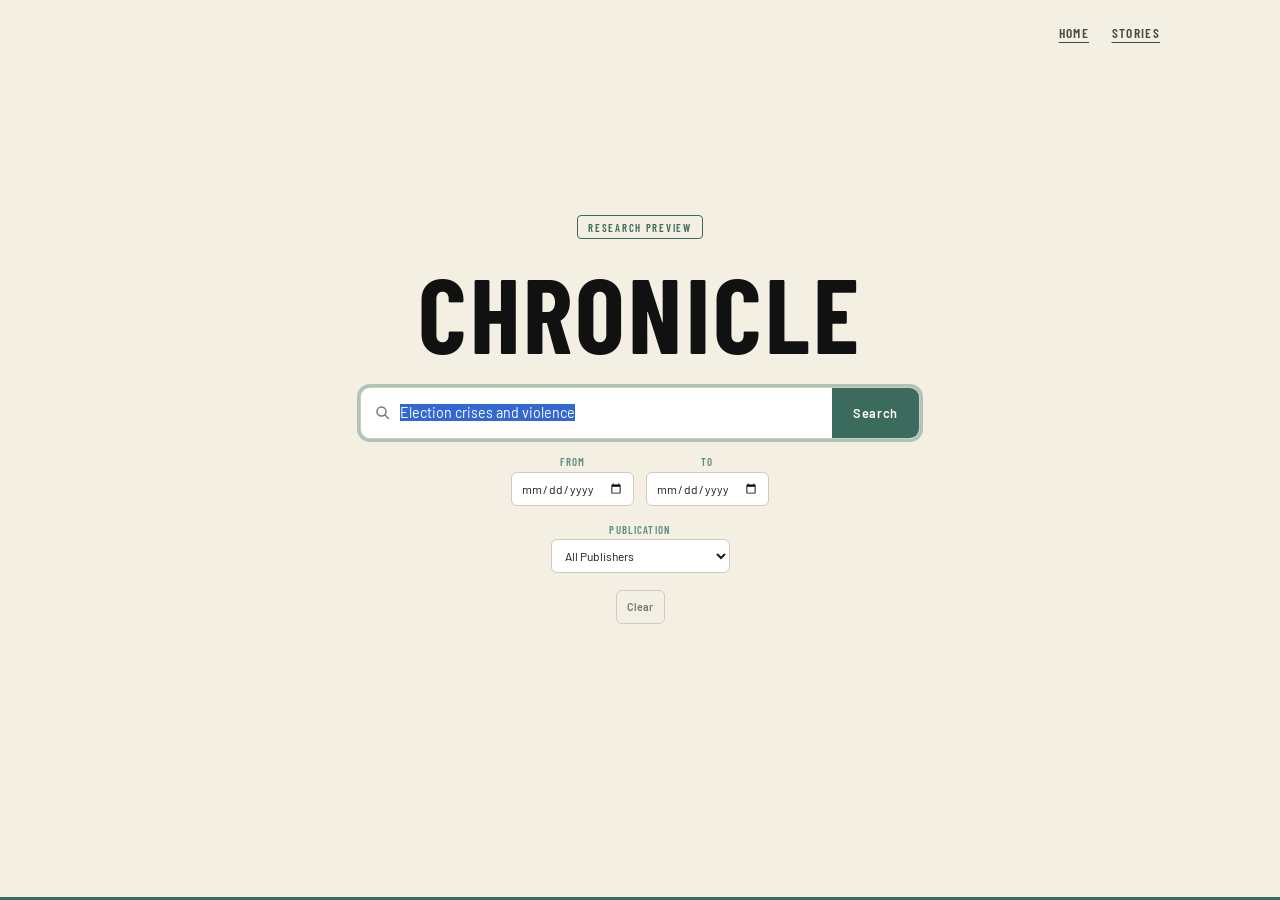
<file: frontend/index.html>
<!DOCTYPE html>
<html lang="en">
<head>
  <meta charset="UTF-8">
  <meta name="viewport" content="width=device-width, initial-scale=1.0">
  <title>Chronicle — Archivi.ng</title>
  <link rel="preconnect" href="https://fonts.googleapis.com">
  <link rel="preconnect" href="https://fonts.gstatic.com" crossorigin>
  <link href="https://fonts.googleapis.com/css2?family=Cormorant+Garamond:ital,wght@0,400;0,600;0,700;1,400;1,600&family=Barlow+Condensed:wght@600;700&family=Barlow:wght@400;500;600&display=swap" rel="stylesheet">
  <link rel="stylesheet" href="index.css">
  <link rel="stylesheet" href="mobile.css">
</head>
<body>

  <!-- All content is injected here by chronicle.js -->
  <div id="app"></div>
  <script src="chronicle.js"></script>
</body>
</html>
</file>
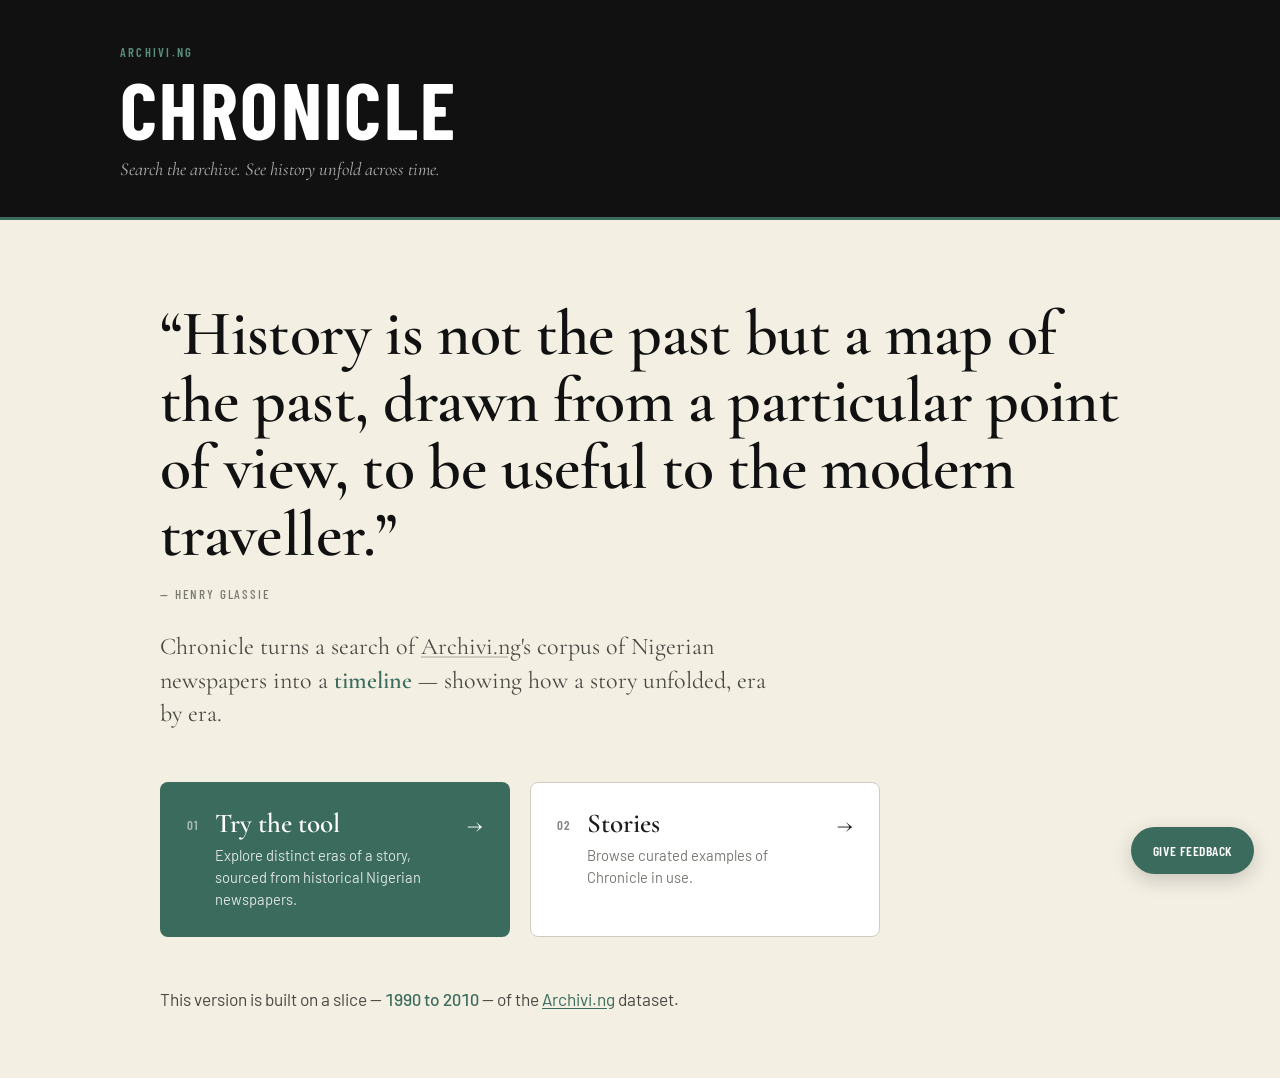
<file: frontend/landing.html>
<!DOCTYPE html>
<html lang="en">
<head>
  <meta charset="UTF-8" />
  <meta name="viewport" content="width=device-width, initial-scale=1.0" />
  <title>Chronicle — Archivi.ng</title>
  <meta name="description" content="Chronicle turns a search of the Archivi.ng newspaper archive into a chronological timeline. An Archivi.ng Fellowship tool, covering the Nigerian press." />

  <link rel="preconnect" href="https://fonts.googleapis.com" />
  <link rel="preconnect" href="https://fonts.gstatic.com" crossorigin />
  <link href="https://fonts.googleapis.com/css2?family=Cormorant+Garamond:ital,wght@0,400;0,500;0,600;0,700;1,400;1,600&family=Barlow+Condensed:wght@500;600;700&family=Barlow:wght@400;500;600&display=swap" rel="stylesheet" />
  <link rel="stylesheet" href="landing.css" />
</head>
<body>

  <!-- ── Masthead ─────────────────────────────────────────────
       ARCHIVI.NG  → the main archive site
       CHRONICLE   → home (this page), and the page's <h1> -->
  <header class="masthead">
    <div class="masthead-inner">
      <a class="eyebrow" href="https://archivi.ng">Archivi.ng</a>
      <h1 class="wordmark"><a href="landing.html" aria-label="Chronicle — home">Chronicle</a></h1>
      <p class="tagline">Search the archive. See history unfold across time.</p>
    </div>
  </header>

  <!-- ── Intro ──────────────────────────────────────────────── -->
  <main class="page">
    <section class="intro">
      <blockquote class="hero">
        &ldquo;History is not the past but a map of the past, drawn from a particular point of view, to be useful to the modern traveller.&rdquo;
        <cite class="glassie">&mdash; Henry Glassie</cite>
      </blockquote>
    </section>

    <p class="lede">Chronicle turns a search of <a href="https://archivi.ng">Archivi.ng</a>'s corpus of Nigerian newspapers into a 
        <strong>timeline</strong> &mdash; showing how a story unfolded, era by era.</p>

    <!-- ── Paths ──────────────────────────────────────────────── -->
    <nav class="paths" aria-label="Get started">
      <a class="path path-primary" href="index.html">
        <span class="path-num">01</span>
        <span class="path-text">
          <span class="path-title">Try the tool</span>
          <span class="path-sub">Explore distinct eras of a story, sourced from historical Nigerian newspapers.</span>
        </span>
        <span class="path-arrow" aria-hidden="true">&rarr;</span>
      </a>

      <a class="path path-secondary" href="stories.html">
        <span class="path-num">02</span>
        <span class="path-text">
          <span class="path-title">Stories</span>
          <span class="path-sub">Browse curated examples of Chronicle in use.</span>
        </span>
        <span class="path-arrow" aria-hidden="true">&rarr;</span>
      </a>
    </nav>


    <!-- ── Fine Print ──────────────────────────────────────────────── -->
    <div class="description">
      <p>This version is built on a slice &mdash; <strong>1990 to 2010</strong> &mdash; of the <a href="https://archivi.ng">Archivi.ng</a> dataset.</p>
    </div>
  </main>

  <!-- ── Floating feedback ──────────────────────────────────── -->
  <a class="feedback" href="https://docs.google.com/forms/d/e/1FAIpQLSfKuDplqruQvPAYWEeevKjy55mmnEMGSQaF9zdnZp-FJdz8BQ/viewform?">Give feedback</a>

</body>
</html>
</file>
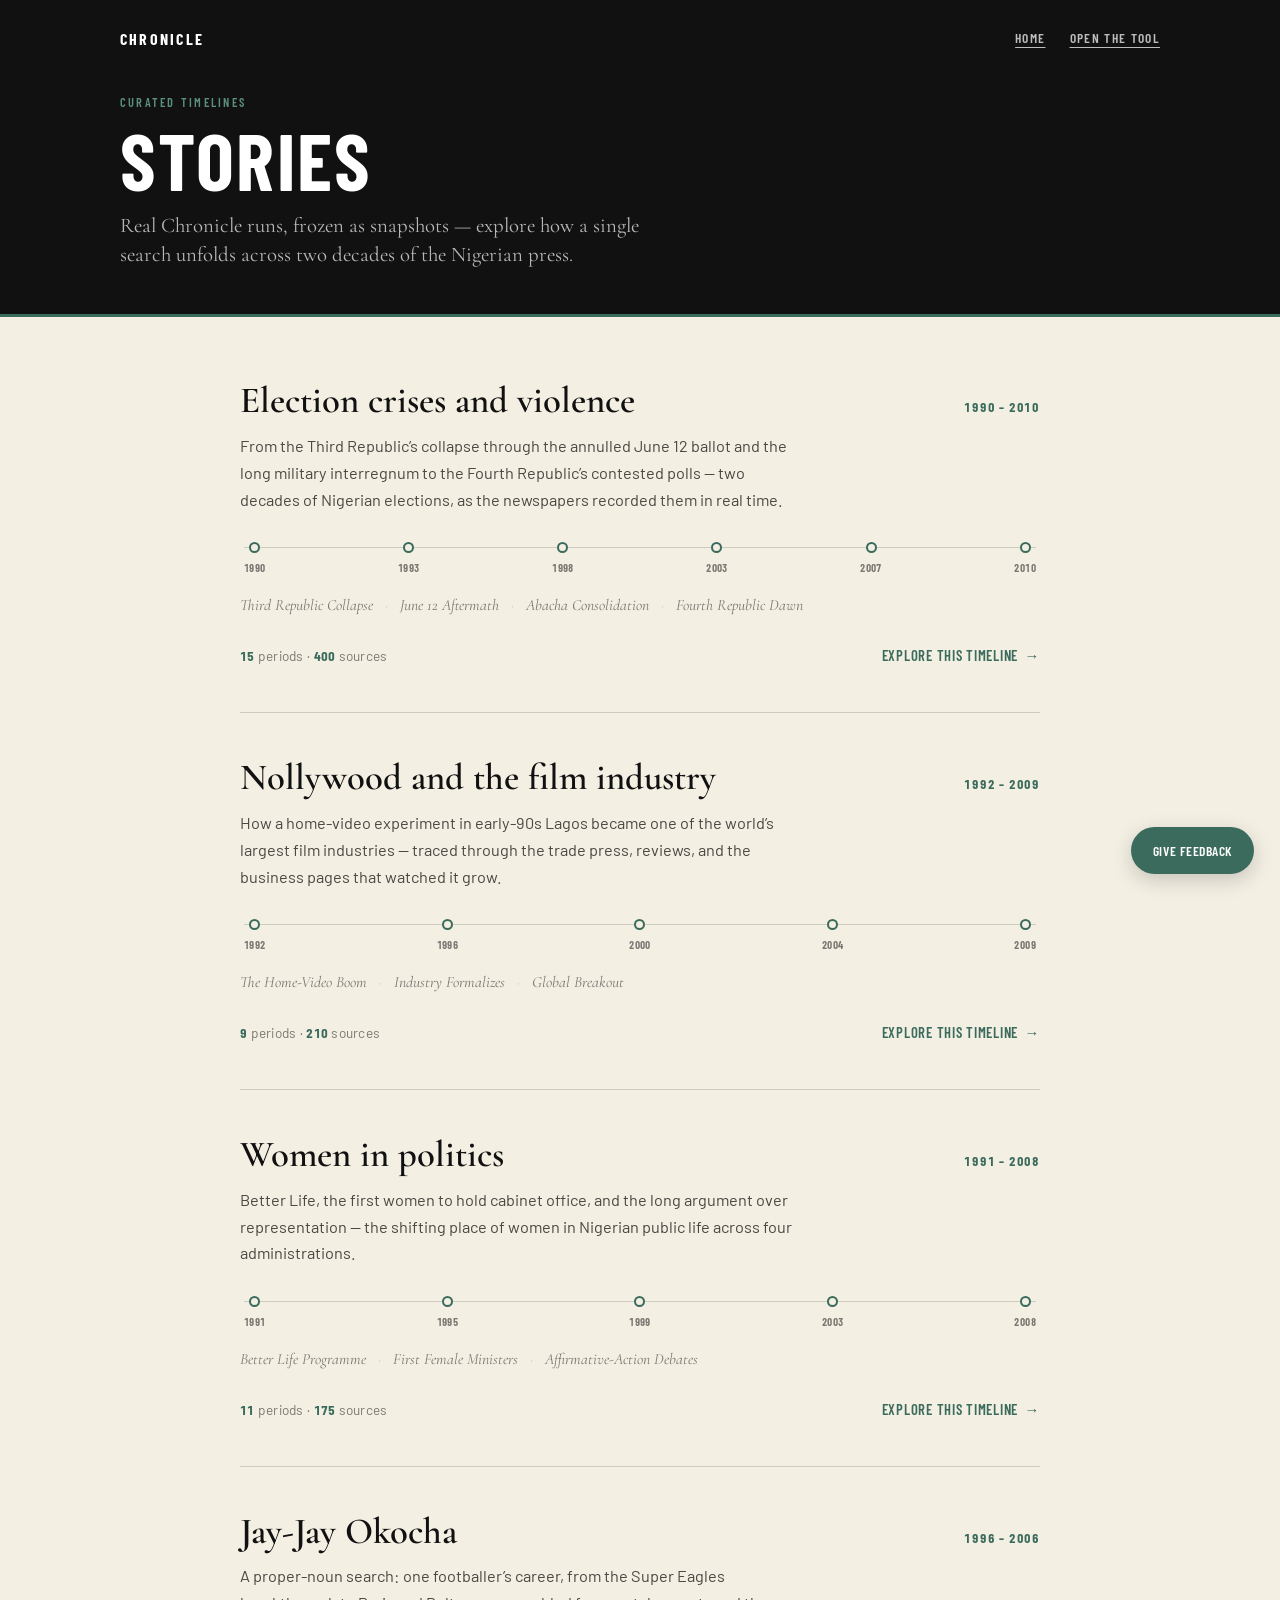
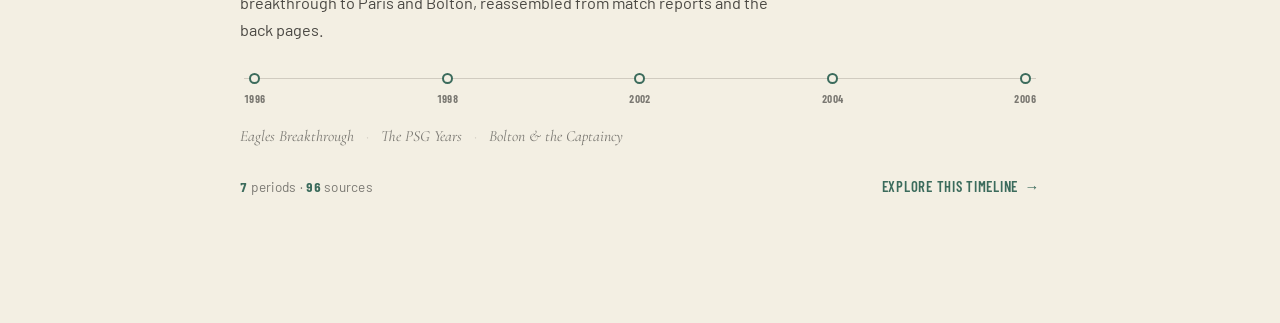
<file: frontend/stories.html>
<!DOCTYPE html>
<html lang="en">
<head>
  <meta charset="UTF-8" />
  <meta name="viewport" content="width=device-width, initial-scale=1.0" />
  <title>Stories — Chronicle</title>
  <meta name="description" content="Curated, frozen Chronicle timelines — real searches of the Archivi.ng archive, captured so you can explore how a story moved through the Nigerian press." />

  <link rel="preconnect" href="https://fonts.googleapis.com" />
  <link rel="preconnect" href="https://fonts.gstatic.com" crossorigin />
  <link href="https://fonts.googleapis.com/css2?family=Cormorant+Garamond:ital,wght@0,400;0,500;0,600;0,700;1,400;1,600&family=Barlow+Condensed:wght@500;600;700&family=Barlow:wght@400;500;600&display=swap" rel="stylesheet" />
  <link rel="stylesheet" href="stories.css" />
</head>
<body>

  <!-- ── Masthead ───────────────────────────────────────────── -->
  <header class="masthead">
    <div class="masthead-inner">
      <div class="masthead-bar">
        <a class="brand" href="landing.html">Chronicle</a>
        <nav class="masthead-nav" aria-label="Chronicle navigation">
          <a href="landing.html">Home</a>
          <a href="index.html">Open the tool</a>
        </nav>
      </div>

      <span class="eyebrow">Curated timelines</span>
      <h1 class="page-title">Stories</h1>
      <p class="page-sub">Real Chronicle runs, frozen as snapshots &mdash; explore how a single search unfolds across two decades of the Nigerian press.</p>
    </div>
  </header>

  <!-- ── Story list ─────────────────────────────────────────────
       Each <article> is one frozen run            -->
  <main class="page">

    <!-- 01 — flagship -->
    <article class="story">
      <div class="story-head">
        <h2 class="story-title"><a href="#election-crises-and-violence">Election crises and violence</a></h2>
        <span class="story-span">1990 &ndash; 2010</span>
      </div>
      <p class="story-blurb">From the Third Republic&rsquo;s collapse through the annulled June 12 ballot and the long military interregnum to the Fourth Republic&rsquo;s contested polls &mdash; two decades of Nigerian elections, as the newspapers recorded them in real time.</p>

      <div class="spark" aria-hidden="true">
        <span class="spark-node"><span class="spark-dot"></span><span class="spark-year">1990</span></span>
        <span class="spark-node"><span class="spark-dot"></span><span class="spark-year">1993</span></span>
        <span class="spark-node"><span class="spark-dot"></span><span class="spark-year">1998</span></span>
        <span class="spark-node"><span class="spark-dot"></span><span class="spark-year">2003</span></span>
        <span class="spark-node"><span class="spark-dot"></span><span class="spark-year">2007</span></span>
        <span class="spark-node"><span class="spark-dot"></span><span class="spark-year">2010</span></span>
      </div>
      <p class="story-eras">
        <span>Third Republic Collapse</span>
        <span>June 12 Aftermath</span>
        <span>Abacha Consolidation</span>
        <span>Fourth Republic Dawn</span>
      </p>

      <div class="story-foot">
        <span class="story-stats"><strong>15</strong> periods &middot; <strong>400</strong> sources</span>
        <a class="story-link" href="#election-crises-and-violence">Explore this timeline <span class="arrow" aria-hidden="true">&rarr;</span></a>
      </div>
    </article>

    <!-- 02 — industry / thematic -->
    <article class="story">
      <div class="story-head">
        <h2 class="story-title"><a href="#nollywood">Nollywood and the film industry</a></h2>
        <span class="story-span">1992 &ndash; 2009</span>
      </div>
      <p class="story-blurb">How a home-video experiment in early-90s Lagos became one of the world&rsquo;s largest film industries &mdash; traced through the trade press, reviews, and the business pages that watched it grow.</p>

      <div class="spark" aria-hidden="true">
        <span class="spark-node"><span class="spark-dot"></span><span class="spark-year">1992</span></span>
        <span class="spark-node"><span class="spark-dot"></span><span class="spark-year">1996</span></span>
        <span class="spark-node"><span class="spark-dot"></span><span class="spark-year">2000</span></span>
        <span class="spark-node"><span class="spark-dot"></span><span class="spark-year">2004</span></span>
        <span class="spark-node"><span class="spark-dot"></span><span class="spark-year">2009</span></span>
      </div>
      <p class="story-eras">
        <span>The Home-Video Boom</span>
        <span>Industry Formalizes</span>
        <span>Global Breakout</span>
      </p>

      <div class="story-foot">
        <span class="story-stats"><strong>9</strong> periods &middot; <strong>210</strong> sources</span>
        <a class="story-link" href="#nollywood">Explore this timeline <span class="arrow" aria-hidden="true">&rarr;</span></a>
      </div>
    </article>

    <!-- 03 — thematic / abstract -->
    <article class="story">
      <div class="story-head">
        <h2 class="story-title"><a href="#women-in-politics">Women in politics</a></h2>
        <span class="story-span">1991 &ndash; 2008</span>
      </div>
      <p class="story-blurb">Better Life, the first women to hold cabinet office, and the long argument over representation &mdash; the shifting place of women in Nigerian public life across four administrations.</p>

      <div class="spark" aria-hidden="true">
        <span class="spark-node"><span class="spark-dot"></span><span class="spark-year">1991</span></span>
        <span class="spark-node"><span class="spark-dot"></span><span class="spark-year">1995</span></span>
        <span class="spark-node"><span class="spark-dot"></span><span class="spark-year">1999</span></span>
        <span class="spark-node"><span class="spark-dot"></span><span class="spark-year">2003</span></span>
        <span class="spark-node"><span class="spark-dot"></span><span class="spark-year">2008</span></span>
      </div>
      <p class="story-eras">
        <span>Better Life Programme</span>
        <span>First Female Ministers</span>
        <span>Affirmative-Action Debates</span>
      </p>

      <div class="story-foot">
        <span class="story-stats"><strong>11</strong> periods &middot; <strong>175</strong> sources</span>
        <a class="story-link" href="#women-in-politics">Explore this timeline <span class="arrow" aria-hidden="true">&rarr;</span></a>
      </div>
    </article>

    <!-- 04 — proper-noun example (shows the tool isn't only for themes) -->
    <article class="story">
      <div class="story-head">
        <h2 class="story-title"><a href="#jay-jay-okocha">Jay-Jay Okocha</a></h2>
        <span class="story-span">1996 &ndash; 2006</span>
      </div>
      <p class="story-blurb">A proper-noun search: one footballer&rsquo;s career, from the Super Eagles breakthrough to Paris and Bolton, reassembled from match reports and the back pages.</p>

      <div class="spark" aria-hidden="true">
        <span class="spark-node"><span class="spark-dot"></span><span class="spark-year">1996</span></span>
        <span class="spark-node"><span class="spark-dot"></span><span class="spark-year">1998</span></span>
        <span class="spark-node"><span class="spark-dot"></span><span class="spark-year">2002</span></span>
        <span class="spark-node"><span class="spark-dot"></span><span class="spark-year">2004</span></span>
        <span class="spark-node"><span class="spark-dot"></span><span class="spark-year">2006</span></span>
      </div>
      <p class="story-eras">
        <span>Eagles Breakthrough</span>
        <span>The PSG Years</span>
        <span>Bolton &amp; the Captaincy</span>
      </p>

      <div class="story-foot">
        <span class="story-stats"><strong>7</strong> periods &middot; <strong>96</strong> sources</span>
        <a class="story-link" href="#jay-jay-okocha">Explore this timeline <span class="arrow" aria-hidden="true">&rarr;</span></a>
      </div>
    </article>

  </main>

  <!-- ── Floating feedback ──────────────────────────────────── -->
  <a class="feedback" href="https://docs.google.com/forms/d/e/1FAIpQLSfKuDplqruQvPAYWEeevKjy55mmnEMGSQaF9zdnZp-FJdz8BQ/viewform?">Give feedback</a>

</body>
</html>
</file>
<file: frontend/index.css>
/* ── RESET ── */
*, *::before, *::after { box-sizing: border-box; margin: 0; padding: 0; }

/* ── TOKENS ── */
:root {
  --cream:        #F3EFE3;
  --cream-dark:   #E8E3D4;
  --teal:         #3B6B5C;
  --teal-light:   #E4EDEA;
  --teal-mid:     #5A8F7D;
  --black:        #111111;
  --text:         #1C1C1A;
  --text-mid:     #4A4843;
  --text-muted:   #7A7872;
  --border:       #D0CBC0;
  --border-light: #E2DDD5;
  --white:        #FFFFFF;
  --tag-bg:       #E6E2DA;
  --tag-text:     #4A4843;

  --font-display: 'Barlow Condensed', sans-serif;
  --font-serif:   'Cormorant Garamond', Georgia, serif;
  --font-body:    'Barlow', system-ui, sans-serif;

  /* Timeline geometry — edit these to resize cards */
  --card-w:   200px;
  --card-h:   158px;
  --thumb-h:  0px;
  --stem-h:   28px;
  --dot-size: 12px;
  --half-h:   186px;  /* must equal --card-h + --stem-h */
  --slot-gap: 44px;

  --morph: 0.5s cubic-bezier(0.4, 0, 0.2, 1);
}

html {
  font-family: var(--font-body);
  background: var(--cream);
  color: var(--text);
  font-size: 15px;
}

/* ────────────────────────────────────────────────
   MASTHEAD — two states in one element
   .app.idle    → centered, full-height search hero
   .app.results → collapsed to a compact top bar
──────────────────────────────────────────────── */
.masthead {
  background: var(--black);
  border-bottom: 3px solid var(--teal);
  display: flex;
  flex-direction: column;
  overflow: hidden;
  transition: min-height var(--morph), padding var(--morph), background var(--morph);
}

/* Persistent top utility row (Home / Stories, New search in results) */
.masthead-bar {
  width: 100%;
  max-width: 1040px;
  margin: 0 auto;
  display: flex;
  align-items: center;
  justify-content: flex-end;
  gap: 1rem;
  flex-shrink: 0;
}

.masthead-nav { display: flex; align-items: center; gap: 1.5rem; }

.nav-link,
.nav-btn {
  font-family: var(--font-display);
  font-weight: 600;
  font-size: 0.9rem;
  letter-spacing: 0.1em;
  text-transform: uppercase;
  color: rgba(255, 255, 255, 0.72);
  text-decoration: underline;
  text-underline-offset: 4px;
  text-decoration-thickness: 1px;
  background: none;
  border: none;
  cursor: pointer;
  padding: 0;
  transition: color var(--morph);
}
.nav-link:hover,
.nav-btn:hover { color: var(--white); }

/* Hero block holding pill + wordmark + search */
.masthead-hero {
  width: 100%;
  max-width: 1040px;
  margin: 0 auto;
  flex: 1;
  display: flex;
  flex-direction: column;
}

.preview-badge {
  display: inline-block;
  font-family: var(--font-display);
  font-weight: 600;
  font-size: 0.72rem;
  letter-spacing: 0.16em;
  text-transform: uppercase;
  color: var(--teal-mid);
  border: 1px solid var(--teal-mid);
  border-radius: 4px;
  padding: 0.3rem 0.65rem;
  white-space: nowrap;
}

.wordmark { line-height: 0.95; }
.wordmark a {
  display: inline-block;
  font-family: var(--font-display);
  font-weight: 700;
  letter-spacing: 0.03em;
  text-transform: uppercase;
  color: var(--white);
  line-height: 0.95;
  text-decoration: none;
  transition: color var(--morph), font-size var(--morph);
}
.wordmark a:hover { color: var(--teal-light); }

/* Search + dates */
.search-cluster { display: flex; }

.search-box {
  display: flex;
  align-items: center;
  background: var(--white);
  border-radius: 8px;
  padding: 0 0 0 0.9rem;
  height: 42px;
  gap: 0.6rem;
  overflow: hidden;
  flex-shrink: 0;
  transition: width var(--morph), height 0.3s ease, box-shadow 0.2s;
}
.search-box:focus-within { box-shadow: 0 0 0 3px rgba(90, 143, 125, 0.45); }

.search-box svg { flex-shrink: 0; color: var(--text-muted); }

.search-box input {
  border: none;
  outline: none;
  flex: 1;
  font-family: var(--font-body);
  font-size: 0.85rem;
  color: var(--text);
  background: transparent;
  min-width: 0;
}

.search-btn {
  height: 42px;
  padding: 0 1rem;
  background: var(--teal);
  color: var(--white);
  border: none;
  font-family: var(--font-body);
  font-weight: 600;
  font-size: 0.8rem;
  letter-spacing: 0.05em;
  cursor: pointer;
  flex-shrink: 0;
  transition: background 0.15s, height 0.3s ease;
}
.search-btn:hover { background: var(--teal-mid); }

/* ── DATES ── */
.date-filters {
  display: flex;
  align-items: flex-end;
  gap: 0.75rem;
}

.date-field { display: flex; flex-direction: column; gap: 0.25rem; }

.date-field label {
  font-family: var(--font-display);
  font-weight: 600;
  font-size: 0.72rem;
  letter-spacing: 0.12em;
  text-transform: uppercase;
  color: var(--teal-mid);
}

.date-field input[type="date"] {
  height: 34px;
  padding: 0 0.6rem;
  background: var(--white);
  border: none;
  border-radius: 6px;
  font-family: var(--font-body);
  font-size: 0.8rem;
  color: var(--text);
  color-scheme: light;
}

.date-clear {
  height: 34px;
  padding: 0 0.7rem;
  background: transparent;
  border: 1px solid rgba(255, 255, 255, 0.25);
  border-radius: 6px;
  color: rgba(255, 255, 255, 0.6);
  font-family: var(--font-body);
  font-size: 0.72rem;
  font-weight: 600;
  cursor: pointer;
  transition: border-color 0.15s, color 0.15s;
}
.date-clear:hover { border-color: rgba(255, 255, 255, 0.5); color: var(--white); }

.pub-filter { display: flex; flex-direction: column; gap: 0.25rem; }

.pub-filter label {
  font-family: var(--font-display);
  font-weight: 600;
  font-size: 0.72rem;
  letter-spacing: 0.12em;
  text-transform: uppercase;
  color: var(--teal-mid);
}

.pub-filter select {
  height: 34px;
  padding: 0 0.6rem;
  max-width: 200px;
  background: var(--white);
  border: none;
  border-radius: 6px;
  font-family: var(--font-body);
  font-size: 0.8rem;
  color: var(--text);
  color-scheme: light;
}

/* ────────────────────────────────────────────────
   STATE: IDLE  (centered hero)
──────────────────────────────────────────────── */
.app.idle .masthead {
  min-height: 100vh;
  padding: 1.6rem 2.5rem 3rem;
}
.app.idle .masthead-hero {
  justify-content: center;
  align-items: center;
  text-align: center;
  gap: 1.6rem;
  padding-bottom: 6vh;   /* optical centering, lifts the hero slightly */
}
.app.idle .wordmark a { font-size: clamp(3.5rem, 11vw, 7rem); }

.app.idle .search-cluster {
  flex-direction: column;
  align-items: center;
  gap: 1.1rem;
}
.app.idle .search-box {
  width: min(560px, 90vw);
  height: 52px;
  border-radius: 10px;
}
.app.idle .search-box input { font-size: 0.95rem; }
.app.idle .search-btn { height: 52px; padding: 0 1.4rem; font-size: 0.85rem; }

/* Cream background (matches the rest of the site); dark text + borders */
.app.idle .masthead { background: var(--cream); }
.app.idle .wordmark a { color: var(--black); }
.app.idle .wordmark a:hover { color: var(--teal); }
.app.idle .nav-link,
.app.idle .nav-btn { color: var(--text-mid); }
.app.idle .nav-link:hover,
.app.idle .nav-btn:hover { color: var(--teal); }
.app.idle .preview-badge { color: var(--teal); border-color: var(--teal); }
.app.idle .search-box { border: 1px solid var(--border); }
.app.idle .date-field input[type="date"] { border: 1px solid var(--border); }
.app.idle .pub-filter select { border: 1px solid var(--border); }
.app.idle .date-clear {
  border: 1px solid var(--border);
  color: var(--text-muted);
}
.app.idle .date-clear:hover { border-color: var(--teal-mid); color: var(--text); }

/* ────────────────────────────────────────────────
   STATE: RESULTS  (docked top bar)
──────────────────────────────────────────────── */
.app.results .masthead {
  min-height: 0;
  padding: 1.6rem 3rem 1.8rem;
}

/* Full-width so the search row lines up with the results below it */
.app.results .masthead-bar,
.app.results .masthead-hero { max-width: none; margin-left: 0; margin-right: 0; }

/* Wordmark + pill aren't needed once docked.
   Keep the <h1> for assistive tech; hide it visually. */
.app.results .preview-badge { display: none; }
.app.results .wordmark {
  position: absolute;
  width: 1px; height: 1px;
  padding: 0; margin: -1px; border: 0;
  overflow: hidden; white-space: nowrap;
  clip: rect(0 0 0 0); clip-path: inset(50%);
}

.app.results .masthead-hero {
  justify-content: flex-start;
  align-items: flex-start;
  text-align: left;
  gap: 1.1rem;
  margin-top: 0.4rem;
}
.app.results .wordmark a { font-size: clamp(2.4rem, 5vw, 3.4rem); }

.app.results .search-cluster {
  flex-direction: row;
  align-items: flex-end;
  flex-wrap: wrap;
  gap: 0.6rem 1.5rem;
}
.app.results .search-box { width: 380px; height: 42px; border-radius: 6px; }

/* Results chrome fades in once docked */
.app.results .results-banner,
.app.results .timeline-scroll {
  animation: fadeUp 0.5s ease both;
}
@keyframes fadeUp {
  from { opacity: 0; transform: translateY(10px); }
  to   { opacity: 1; transform: translateY(0); }
}

/* ────────────────────────────────────────────────
   RESULTS BANNER
──────────────────────────────────────────────── */
.results-banner {
  background: var(--white);
  border-bottom: 1px solid var(--border-light);
  padding: 0.85rem 3rem;
  display: flex;
  align-items: center;
  justify-content: space-between;
  gap: 1.5rem;
}

.results-query {
  display: flex;
  align-items: baseline;
  gap: 0.5rem;
  flex-wrap: wrap;
}

.results-label {
  font-size: 0.75rem;
  font-weight: 600;
  letter-spacing: 0.07em;
  text-transform: uppercase;
  color: var(--text-muted);
}

.results-term {
  font-family: var(--font-serif);
  font-style: italic;
  font-size: 1.05rem;
  color: var(--text);
}

.results-stats  { display: flex; align-items: center; gap: 0.75rem; flex-shrink: 0; }
.stat-pill      { display: flex; align-items: baseline; gap: 0.3rem; }

.stat-num {
  font-family: var(--font-display);
  font-weight: 700;
  font-size: 1.05rem;
  color: var(--teal);
  line-height: 1;
}

.stat-label {
  font-size: 0.7rem;
  font-weight: 600;
  letter-spacing: 0.05em;
  text-transform: uppercase;
  color: var(--text-muted);
}

.stat-divider { width: 1px; height: 16px; background: var(--border); }

/* ────────────────────────────────────────────────
   TIMELINE SCROLL CONTAINER
──────────────────────────────────────────────── */
.timeline-scroll {
  overflow-x: auto;
  padding: 2.5rem 3rem 3rem;
  background: var(--cream);
}

.timeline-inner {
  position: relative;
  display: flex;
  gap: var(--slot-gap);
  min-width: max-content;
  align-items: flex-start;
}

/* Horizontal axis line — sits at the midpoint (dot centre) */
.timeline-inner::before {
  content: '';
  position: absolute;
  left: 0;
  right: 0;
  top: calc(var(--half-h) + var(--dot-size) / 2);
  height: 1px;
  background: var(--border);
  z-index: 0;
}

/* ────────────────────────────────────────────────
   SLOT
──────────────────────────────────────────────── */
.slot {
  display: flex;
  flex-direction: column;
  align-items: center;
  width: var(--card-w);
  flex-shrink: 0;
}

.upper,
.lower {
  height: var(--half-h);
  width: 100%;
  display: flex;
  flex-direction: column;
  align-items: center;
  flex-shrink: 0;
}

.void { pointer-events: none; }

.stem {
  width: 1px;
  height: var(--stem-h);
  background: var(--border);
  flex-shrink: 0;
}

/* ────────────────────────────────────────────────
   AXIS NODE
──────────────────────────────────────────────── */
.node {
  display: flex;
  flex-direction: column;
  align-items: center;
  gap: 5px;
  flex-shrink: 0;
  position: relative;
  z-index: 1;
}

.dot {
  width: var(--dot-size);
  height: var(--dot-size);
  border-radius: 50%;
  background: var(--cream);
  border: 2px solid var(--teal);
  flex-shrink: 0;
  transition: background 0.2s;
}

.year {
  font-family: var(--font-display);
  font-weight: 700;
  font-size: 0.72rem;
  letter-spacing: 0.06em;
  color: var(--text-muted);
  white-space: nowrap;
  text-align: center;
}

/* ────────────────────────────────────────────────
   CARD
──────────────────────────────────────────────── */
.card {
  width: var(--card-w);
  height: var(--card-h);
  background: var(--white);
  border: 1px solid var(--border-light);
  border-radius: 8px;
  overflow: hidden;
  display: flex;
  flex-direction: column;
  cursor: pointer;
  flex-shrink: 0;
  position: relative;
  z-index: 2;
  transition: border-color 0.2s, transform 0.2s, box-shadow 0.2s;
}

.card:hover {
  border-color: var(--teal-mid);
  transform: translateY(-4px);
  box-shadow: 0 8px 22px rgba(0,0,0,0.11);
}

/* Card active state (its sidebar is open) */
.card.active {
  border-color: var(--teal);
  box-shadow: 0 0 0 2px var(--teal-light);
}

/* Newspaper thumbnail */
.card-thumb {
  height: var(--thumb-h);
  background: var(--cream-dark);
  border-bottom: 1px solid var(--border-light);
  padding: 8px 10px 6px;
  display: flex;
  flex-direction: column;
  gap: 6px;
  flex-shrink: 0;
}

.thumb-pub {
  font-family: var(--font-display);
  font-weight: 700;
  font-size: 0.58rem;
  letter-spacing: 0.1em;
  text-transform: uppercase;
  color: var(--teal);
}

.thumb-lines { display: flex; flex-direction: column; gap: 4px; }

.thumb-line {
  height: 2px;
  background: var(--border);
  border-radius: 1px;
}

/* Card body */
.card-content {
  flex: 1;
  padding: 10px 11px 9px;
  display: flex;
  flex-direction: column;
  gap: 4px;
  min-height: 0;
}

.card-range {
  font-size: 0.6rem;
  font-weight: 700;
  letter-spacing: 0.1em;
  text-transform: uppercase;
  color: var(--teal);
}

.card-title {
  font-family: var(--font-serif);
  font-weight: 600;
  font-size: 0.88rem;
  line-height: 1.3;
  color: var(--black);
  display: -webkit-box;
  -webkit-line-clamp: 3;
  -webkit-box-orient: vertical;
  overflow: hidden;
}

.card-summary {
  font-size: 0.72rem;
  line-height: 1.5;
  color: var(--text-mid);
  display: -webkit-box;
  -webkit-line-clamp: 2;
  -webkit-box-orient: vertical;
  overflow: hidden;
  flex: 1;
}

.card-count {
  font-size: 0.65rem;
  font-weight: 600;
  letter-spacing: 0.07em;
  text-transform: uppercase;
  color: var(--text-muted);
  padding-top: 6px;
  border-top: 1px solid var(--border-light);
  flex-shrink: 0;
}

/* ────────────────────────────────────────────────
   SIDEBAR
──────────────────────────────────────────────── */
.sidebar {
  position: fixed;
  top: 0;
  right: 0;
  width: 640px;
  height: 100%;
  background: var(--white);
  border-left: 1px solid var(--border-light);
  z-index: 200;
  transform: translateX(105%);
  overflow-y: auto;
  display: flex;
  flex-direction: column;
  transition: transform 0.32s cubic-bezier(0.4, 0, 0.2, 1),
              box-shadow 0.32s ease;
}

.sidebar.open {
  transform: translateX(0);
  box-shadow: -6px 0 28px rgba(0,0,0,0.12);
}

/* Sticky sidebar header */
.sb-header {
  padding: 1.25rem 1.25rem 1rem;
  border-bottom: 1px solid var(--border-light);
  position: sticky;
  top: 0;
  background: var(--white);
  z-index: 1;
  display: flex;
  align-items: flex-start;
  gap: 0.75rem;
}

.sb-meta    { flex: 1; min-width: 0; }

.sb-eyebrow {
  font-size: 0.63rem;
  font-weight: 700;
  letter-spacing: 0.1em;
  text-transform: uppercase;
  color: var(--teal);
  margin-bottom: 0.3rem;
}

.sb-title {
  font-family: var(--font-serif);
  font-weight: 600;
  font-size: 1rem;
  line-height: 1.3;
  color: var(--black);
  margin-bottom: 0.3rem;
}

.sb-count {
  font-size: 0.72rem;
  font-weight: 600;
  letter-spacing: 0.04em;
  color: var(--text-muted);
}

.sb-close {
  width: 28px;
  height: 28px;
  border: 1px solid var(--border);
  border-radius: 4px;
  background: transparent;
  display: flex;
  align-items: center;
  justify-content: center;
  color: var(--text-muted);
  cursor: pointer;
  flex-shrink: 0;
  transition: background 0.15s, color 0.15s;
}

.sb-close:hover { background: var(--cream); color: var(--text); }

.sb-sources { padding: 0.5rem 0; flex: 1; }

/* Footer link out to the full archive search */
.sb-footer {
  padding: 1rem 1.25rem 1.5rem;
  border-top: 1px solid var(--border-light);
}

.sb-more {
  display: inline-flex;
  align-items: center;
  gap: 0.3rem;
  color: var(--teal);
  text-decoration: underline;
  text-underline-offset: 3px;
  font-family: var(--font-body);
  font-weight: 600;
  font-size: 0.82rem;
  letter-spacing: 0.02em;
  transition: color 0.15s;
}
.sb-more:hover { color: var(--teal-mid); }

/* Full cluster summary shown above source list */
.sb-summary {
  padding: 1rem 1.25rem;
  font-size: 0.85rem;
  line-height: 1.6;
  color: var(--text);
  border-bottom: 1px solid var(--border-light);
  background: var(--cream);
  white-space: pre-wrap;
}

/* ────────────────────────────────────────────────
   SOURCE ROWS (inside sidebar)
──────────────────────────────────────────────── */
.source {
  padding: 0.9rem 1.25rem;
  border-bottom: 1px solid var(--border-light);
}

.source:last-child { border-bottom: none; }

.source-meta {
  display: flex;
  align-items: center;
  flex-wrap: wrap;
  gap: 0.2rem;
  margin-bottom: 0.3rem;
}

.source-index {
  font-size: 0.68rem;
  font-weight: 700;
  color: var(--cream);
  background: var(--teal);
  border-radius: 999px;
  width: 15px;
  height: 15px;
  display: inline-flex;
  align-items: center;
  justify-content: center;
  margin-right: 0.4rem;
  flex-shrink: 0;
}
.source-pub  { font-size: 0.75rem; font-weight: 600; color: var(--text-mid); }
.source-dot  { font-size: 0.7rem; color: var(--border); margin: 0 1px; }
.source-date,
.source-page { font-size: 0.75rem; color: var(--text-muted); }

/* ── Citation footnotes inside .sb-summary ── */
.cite { margin-left: 1px; }
.cite-link {
  display: inline-block;
  min-width: 13px;
  padding: 0 2px;
  font-size: 0.68rem;
  font-weight: 700;
  line-height: 1.4;
  text-align: center;
  color: var(--teal);
  text-decoration: none;
  border: 1px solid var(--teal);
  border-radius: 3px;
  transition: background 0.15s, color 0.15s;
}
.cite-link:hover { background: var(--teal); color: var(--cream); }

/* ── Flash a source when a citation jumps to it ── */
.source-flash { animation: source-flash-fade 1.6s ease-out; }
@keyframes source-flash-fade {
  0%   { background: var(--tag-bg); }
  100% { background: transparent; }
}

.source-title {
  font-family: var(--font-serif);
  font-weight: 600;
  font-size: 0.95rem;
  line-height: 1.35;
  color: var(--text);
  margin-bottom: 0.3rem;
}

.source-summary {
  font-size: 0.78rem;
  line-height: 1.55;
  color: var(--text-mid);
  margin-bottom: 0.45rem;
  display: -webkit-box;
  -webkit-line-clamp: 2;
  -webkit-box-orient: vertical;
  overflow: hidden;
}

.source-tags { display: flex; flex-wrap: wrap; gap: 0.3rem; }

.tag {
  font-size: 0.68rem;
  font-weight: 500;
  color: var(--tag-text);
  background: var(--tag-bg);
  padding: 2px 8px;
  border-radius: 3px;
  letter-spacing: 0.02em;
}

/* ── Archive link inside sidebar source ── */
.source-link {
  display: inline-block;
  margin-top: 0.4rem;
  font-size: 0.72rem;
  font-weight: 600;
  color: var(--teal);
  text-decoration: none;
  letter-spacing: 0.03em;
}
.source-link:hover { text-decoration: underline; }

/* ────────────────────────────────────────────────
   BACKDROP
──────────────────────────────────────────────── */
.sidebar-backdrop {
  position: fixed;
  inset: 0;
  background: rgba(17,17,17,0.3);
  z-index: 150;
  opacity: 0;
  pointer-events: none;
  transition: opacity 0.3s ease;
  cursor: pointer;
}

.sidebar-backdrop.visible {
  opacity: 1;
  pointer-events: auto;
}

/* ────────────────────────────────────────────────
   SKELETON LOADING STATE
──────────────────────────────────────────────── */
.card-skeleton { pointer-events: none; }

.skeleton-block,
.skeleton-line {
  background: var(--cream-dark);
  border-radius: 3px;
  animation: shimmer 1.6s ease-in-out infinite;
}

@keyframes shimmer {
  0%, 100% { opacity: 0.5; }
  50%       { opacity: 1;   }
}

.card-skeleton .card-content {
  display: flex;
  flex-direction: column;
  gap: 6px;
}

/* ────────────────────────────────────────────────
   STATUS BAR
──────────────────────────────────────────────── */
.status-bar {
  display: flex;
  align-items: center;
  gap: 0.6rem;
  padding: 0.75rem 3rem;
  font-size: 0.8rem;
  color: var(--teal);
  font-weight: 500;
  background: var(--teal-light);
  border-bottom: 1px solid var(--border-light);
}

.status-dot {
  width: 6px;
  height: 6px;
  border-radius: 50%;
  background: var(--teal);
  flex-shrink: 0;
  animation: pulse 1.4s ease-in-out infinite;
}

@keyframes pulse {
  0%, 100% { opacity: 0.3; transform: scale(0.85); }
  50%       { opacity: 1;   transform: scale(1.1);  }
}

/* ────────────────────────────────────────────────
   FEEDBACK
──────────────────────────────────────────────── */
.feedback-btn {
  position: fixed;
  bottom: 1.5rem;
  right: 1.5rem;
  z-index: 150;
  display: inline-flex;
  align-items: center;
  height: 44px;
  padding: 0 1.25rem;
  background: var(--teal);
  color: var(--white);
  text-decoration: none;
  font-family: var(--font-body);
  font-weight: 600;
  font-size: 0.78rem;
  letter-spacing: 0.04em;
  border-radius: 24px;
  box-shadow: 0 6px 20px rgba(0,0,0,0.18);
  transition: background 0.15s, transform 0.15s, box-shadow 0.15s;
}

.feedback-btn:hover {
  background: var(--teal-mid);
  transform: translateY(-2px);
  box-shadow: 0 10px 26px rgba(0,0,0,0.22);
}

.download-btn {
  position: fixed;
  bottom: 1.5rem;
  right: 10rem;
  z-index: 150;
  display: inline-flex;
  align-items: center;
  gap: 0.45rem;
  height: 44px;
  padding: 0 1.25rem;
  background: transparent;
  color: var(--ink);
  border: 1.5px solid var(--border);
  font-family: var(--font-body);
  font-weight: 600;
  font-size: 0.78rem;
  letter-spacing: 0.04em;
  border-radius: 24px;
  cursor: pointer;
  box-shadow: 0 2px 8px rgba(0,0,0,0.08);
  transition: border-color 0.15s, background 0.15s, transform 0.15s, box-shadow 0.15s;
}

.download-btn:hover {
  border-color: var(--teal);
  color: var(--teal);
  background: rgba(0,0,0,0.02);
  transform: translateY(-2px);
  box-shadow: 0 6px 16px rgba(0,0,0,0.12);
}

/* ────────────────────────────────────────────────
   FOCUS VISIBILITY
──────────────────────────────────────────────── */
a:focus-visible,
button:focus-visible,
.card:focus-visible {
  outline: 2px solid var(--teal-mid);
  outline-offset: 3px;
  border-radius: 3px;
}

/* ────────────────────────────────────────────────
   RESPONSIVE
──────────────────────────────────────────────── */
@media (max-width: 640px) {
  .app.idle  .masthead { padding: 1.4rem 1.4rem 2rem; }
  .app.results .masthead { padding: 1.4rem 1.4rem 1.4rem; }

  .app.idle .search-box,
  .app.results .search-box { width: 100%; }

  .app.results .search-cluster { flex-direction: column; align-items: stretch; }
  .app.results .masthead-hero  { margin-top: 1rem; }

  .results-banner { flex-direction: column; align-items: flex-start; padding: 0.75rem 1.5rem; }
  .timeline-scroll { padding: 2rem 1.5rem; }
  .status-bar      { padding: 0.75rem 1.5rem; }
  .sidebar         { width: min(340px, 92vw); }
}

/* ────────────────────────────────────────────────
   REDUCED MOTION
──────────────────────────────────────────────── */
@media (prefers-reduced-motion: reduce) {
  .masthead,
  .wordmark a,
  .search-box { transition: none; }
  .app.results .results-banner,
  .app.results .timeline-scroll { animation: none; }
}
</file>
<file: frontend/mobile.css>
/* ════════════════════════════════════════════════════════════
   MOBILE VERTICAL TIMELINE
   Restructures the zigzag horizontal-scroll timeline into a
   single-column, top-to-bottom spine for narrow viewports.
   No JS changes — same DOM (.slot > .upper/.node/.lower),
   just re-laid-out with CSS.
════════════════════════════════════════════════════════════ */

@media (max-width: 640px) {

  :root {
    --spine-x: 30px;     /* horizontal position of the spine/dots */
    --dot-size: 11px;
    --card-gap: 1.5rem;  /* vertical gap between cards */
  }

  /* Scroll container: vertical now, not horizontal */
  .timeline-scroll {
    overflow-x: hidden;
    overflow-y: visible;
    padding: 1.75rem 1.25rem 2.5rem;
  }

  .timeline-inner {
    display: flex;
    flex-direction: column;
    gap: 0;
    min-width: 0;
    align-items: stretch;
    position: relative;
  }

  /* Remove the old horizontal axis line entirely */
  .timeline-inner::before { content: none; }

  /* Continuous vertical spine running behind every dot.
     Stops at the last node's dot, not the bottom of the
     container — the last card's height shouldn't extend it. */
  .timeline-inner::after {
    content: '';
    position: absolute;
    top: 10px;
    bottom: calc(var(--card-gap) + 10px);
    left: var(--spine-x);
    width: 1px;
    background: var(--border);
    z-index: 0;
  }

  /* ── SLOT ──
     Each slot becomes one row: dot+year on the left,
     card to the right. Upper/void/lower collapse away. */
  .slot {
    width: 100%;
    flex-direction: row;
    align-items: flex-start;
    gap: 0.9rem;
    position: relative;
    padding-bottom: var(--card-gap);
  }

  .slot:last-child { padding-bottom: 0; }

  .upper, .lower {
    height: auto;
    width: auto;
    flex-direction: row;
  }

  /* The "void" half (whichever side is empty on desktop) never
     rendered content on mobile anyway — just hide it cleanly */
  .upper.void, .lower.void { display: none; }

  /* Stems were the vertical connectors up/down to the axis on
     desktop — not needed when everything reads top-to-bottom */
  .stem { display: none; }

  /* ── NODE (dot + year) ──
     Pinned to the spine, sits beside the card instead of below it */
  .node {
    flex-direction: column;
    align-items: center;
    gap: 4px;
    width: var(--spine-x);
    flex-shrink: 0;
    padding-top: 4px;
    order: -1;
  }

  .dot {
    position: relative;
    z-index: 1;
    background: var(--cream);
  }

  .year {
    font-size: 0.6rem;
    white-space: normal;
    line-height: 1.15;
    max-width: 56px;
    word-break: keep-all;
  }

  /* Upper/lower wrap the card; on mobile both just hold one card
     directly, full width, beside the node */
  .upper, .lower {
    flex: 1;
    min-width: 0;
  }

  /* ── CARD ──
     Goes from a fixed 200px tile to a full-width row card */
  .card {
    width: 100%;
    height: auto;
    min-height: 0;
  }

  .card:hover {
    transform: none;  /* no hover-lift on touch */
  }

  .card-content {
    padding: 0.7rem 0.85rem 0.65rem;
  }

  .card-title {
    font-size: 1rem;
    -webkit-line-clamp: 3;
  }

  .card-summary {
    font-size: 0.78rem;
    -webkit-line-clamp: 3;
  }

  .card-thumb { display: none; }
}
</file>
<file: frontend/landing.css>
*, *::before, *::after { box-sizing: border-box; margin: 0; padding: 0; }

:root {
  --cream:        #F3EFE3;
  --cream-dark:   #E8E3D4;
  --teal:         #3B6B5C;
  --teal-deep:    #345F52;
  --teal-mid:     #5A8F7D;
  --teal-light:   #E4EDEA;
  --black:        #111111;
  --text:         #1C1C1A;
  --text-mid:     #4A4843;
  --text-muted:   #7A7872;
  --border:       #D0CBC0;
  --border-light: #E2DDD5;
  --white:        #FFFFFF;

  --font-display: 'Barlow Condensed', sans-serif;
  --font-serif:   'Cormorant Garamond', Georgia, serif;
  --font-body:    'Barlow', system-ui, sans-serif;

  --maxw:  1040px;
  --readw: 720px;
}

html { font-size: 16px; -webkit-font-smoothing: antialiased; text-rendering: optimizeLegibility; }

body {
  font-family: var(--font-body);
  background: var(--cream);
  color: var(--text);
  line-height: 1.6;
  min-height: 100vh;
  display: flex;
  flex-direction: column;
}

/* ────────────────────────────────────────────────
   MASTHEAD
──────────────────────────────────────────────── */
.masthead {
  background: var(--black);
  padding: 2.4rem 2.5rem 2rem;
  border-bottom: 3px solid var(--teal);
  width: 100%;
  z-index: 1000;
}
.masthead-inner { max-width: var(--maxw); margin: 0 auto; }

.eyebrow {
  display: inline-block;
  font-family: var(--font-display);
  font-weight: 600;
  font-size: 0.78rem;
  letter-spacing: 0.18em;
  text-transform: uppercase;
  color: var(--teal-mid);
  text-decoration: none;
  transition: color 0.18s;
}
.eyebrow:hover { color: var(--teal-light); }

.wordmark {
  margin: 0.35rem 0 0.6rem;
  line-height: 0.95;
}
.wordmark a {
  display: block;
  font-family: var(--font-display);
  font-weight: 700;
  font-size: clamp(3rem, 8vw, 5rem);
  letter-spacing: 0.03em;
  text-transform: uppercase;
  color: var(--white);
  line-height: 0.95;
  text-decoration: none;
  transition: color 0.18s;
}
.wordmark a:hover { color: var(--teal-light); }

.tagline {
  font-family: var(--font-serif);
  font-style: italic;
  font-size: 1.15rem;
  color: rgba(255, 255, 255, 0.66);
}


/* ────────────────────────────────────────────────
   PAGE / INTRO
──────────────────────────────────────────────── */
.page {
  flex: 1;
  width: 100%;
  max-width: var(--maxw);
  margin: 0 auto;
  padding: 5rem 2.5rem 4rem;
}

.intro { max-width: var(--maxw); }

.hero {
  font-family: var(--font-serif);
  font-weight: 600;
  font-size: clamp(2.6rem, 6vw, 4rem);
  line-height: 1.05;
  letter-spacing: -0.01em;
  color: var(--black);
}

.glassie {
  display: block;
  font-family: var(--font-display);
  font-style: normal;
  font-weight: 500;
  font-size: 0.82rem;
  letter-spacing: 0.14em;
  text-transform: uppercase;
  color: var(--text-muted);
  margin-top: 1.2rem;
}

/* Deck / standfirst: the plain-language "what it is" */
.lede {
  max-width: 56ch;
  margin-top: 1.8rem;
  font-family: var(--font-serif);
  font-size: clamp(1.25rem, 2.4vw, 1.5rem);
  line-height: 1.4;
  color: var(--text-mid);
}
.lede strong { color: var(--teal); font-weight: 600; }
.lede a {
  color: inherit;
  text-decoration: underline;
  text-underline-offset: 2px;
  text-decoration-color: var(--border);
  transition: text-decoration-color 0.18s, color 0.18s;
}
.lede a:hover { color: var(--teal); text-decoration-color: var(--teal-mid); }

/* Fine print */
.description {
  max-width: var(--readw);
  margin-top: 3rem;
}
.description p {
  font-size: 1.08rem;
  line-height: 1.7;
  color: var(--text-mid);
  max-width: 60ch;
}
.description p + p { margin-top: 1rem; }
.description strong {
  font-weight: 500;
  color: var(--teal);
  font-variant-numeric: tabular-nums;
}
.description a {
  color: var(--teal);
  text-decoration: underline;
  text-underline-offset: 2px;
  transition: color 0.18s;
}
.description a:hover { color: var(--teal-deep); }

/* ────────────────────────────────────────────────
   PATHS
──────────────────────────────────────────────── */
.paths {
  display: grid;
  grid-template-columns: 1fr 1fr;
  gap: 1.25rem;
  max-width: var(--readw);
  margin-top: 3.2rem;
}

.path {
  display: flex;
  align-items: flex-start;
  gap: 1rem;
  padding: 1.6rem;
  border-radius: 8px;
  border: 1px solid transparent;
  text-decoration: none;
  position: relative;
  transition: transform 0.18s ease, background 0.18s, border-color 0.18s;
}
.path-primary   { background: var(--teal);  color: var(--white); }
.path-secondary { background: var(--white); color: var(--text); border-color: var(--border); }

.path:hover { transform: translateY(-3px); }
.path-primary:hover   { background: var(--teal-deep); }
.path-secondary:hover { border-color: var(--teal-mid); }

.path-num {
  font-family: var(--font-display);
  font-weight: 600;
  font-size: 0.82rem;
  letter-spacing: 0.08em;
  opacity: 0.55;
  padding-top: 0.4rem;
}

.path-text { flex: 1; }

.path-title {
  display: block;
  font-family: var(--font-serif);
  font-weight: 600;
  font-size: 1.7rem;
  line-height: 1.1;
  margin-bottom: 0.35rem;
}

.path-sub { display: block; font-size: 0.92rem; line-height: 1.5; }
.path-primary   .path-sub { color: rgba(255, 255, 255, 0.82); }
.path-secondary .path-sub { color: var(--text-muted); }

.path-arrow {
  font-family: var(--font-serif);
  font-size: 1.5rem;
  line-height: 1;
  padding-top: 0.35rem;
  transition: transform 0.18s;
}
.path:hover .path-arrow { transform: translateX(4px); }

/* ────────────────────────────────────────────────
   FLOATING FEEDBACK
──────────────────────────────────────────────── */
.feedback {
  position: fixed;
  bottom: 1.6rem;
  right: 1.6rem;
  z-index: 1100;
  font-family: var(--font-display);
  font-weight: 600;
  font-size: 0.85rem;
  letter-spacing: 0.04em;
  text-transform: uppercase;
  color: var(--white);
  background: var(--teal);
  padding: 0.8rem 1.4rem;
  border-radius: 24px;
  text-decoration: none;
  white-space: nowrap;
  box-shadow: 0 6px 20px rgba(0, 0, 0, 0.18);
  transition: background 0.18s, transform 0.18s, box-shadow 0.18s;
}
.feedback:hover {
  background: var(--teal-deep);
  transform: translateY(-2px);
  box-shadow: 0 10px 26px rgba(0, 0, 0, 0.22);
}

/* ────────────────────────────────────────────────
   MOTION — one orchestrated load
──────────────────────────────────────────────── */
@keyframes fadeRise {
  from { opacity: 0; transform: translateY(14px); }
  to   { opacity: 1; transform: translateY(0); }
}
.eyebrow, .wordmark, .tagline, .dateline,
.hero, .lede, .paths, .description {
  animation: fadeRise 0.7s cubic-bezier(0.2, 0.7, 0.2, 1) both;
}
.wordmark     { animation-delay: 0.05s; }
.tagline      { animation-delay: 0.12s; }
.dateline     { animation-delay: 0.18s; }
.hero         { animation-delay: 0.26s; }
.lede         { animation-delay: 0.34s; }
.paths        { animation-delay: 0.42s; }
.description  { animation-delay: 0.48s; }

a:focus-visible {
  outline: 2px solid var(--teal-mid);
  outline-offset: 3px;
  border-radius: 3px;
}

/* ────────────────────────────────────────────────
   RESPONSIVE
──────────────────────────────────────────────── */
@media (max-width: 680px) {
  .masthead { padding: 1.8rem 1.4rem 1.5rem; }
  .page     { padding: 2.4rem 1.4rem 2rem; }
  .paths    { grid-template-columns: 1fr; }
  .feedback { bottom: 1.1rem; right: 1.1rem; padding: 0.7rem 1.2rem; }
}

@media (prefers-reduced-motion: reduce) {
  .eyebrow, .wordmark, .tagline, .dateline,
  .hero, .lede, .paths, .description { animation: none; }
  .path, .path-arrow { transition: none; }
}
</file>
<file: frontend/stories.css>
/* ============================================================
   CHRONICLE — Stories
   Curated, frozen showcase timelines.
   Matches the Chronicle / Archivi.ng aesthetic. Pairs with stories.html.
   ============================================================ */

*, *::before, *::after { box-sizing: border-box; margin: 0; padding: 0; }

:root {
  --cream:        #F3EFE3;
  --cream-dark:   #E8E3D4;
  --teal:         #3B6B5C;
  --teal-deep:    #345F52;
  --teal-mid:     #5A8F7D;
  --teal-light:   #E4EDEA;
  --black:        #111111;
  --text:         #1C1C1A;
  --text-mid:     #4A4843;
  --text-muted:   #7A7872;
  --border:       #D0CBC0;
  --border-light: #E2DDD5;
  --white:        #FFFFFF;

  --font-display: 'Barlow Condensed', sans-serif;
  --font-serif:   'Cormorant Garamond', Georgia, serif;
  --font-body:    'Barlow', system-ui, sans-serif;

  --maxw:  1040px;
  --listw: 880px;
}

html { font-size: 16px; -webkit-font-smoothing: antialiased; text-rendering: optimizeLegibility; }

body {
  font-family: var(--font-body);
  background: var(--cream);
  color: var(--text);
  line-height: 1.6;
  min-height: 100vh;
  display: flex;
  flex-direction: column;
}

/* ────────────────────────────────────────────────
   MASTHEAD
──────────────────────────────────────────────── */
.masthead {
  background: var(--black);
  padding: 1.6rem 2.5rem 2.8rem;
  border-bottom: 3px solid var(--teal);
}
.masthead-inner { max-width: var(--maxw); margin: 0 auto; }

.masthead-bar {
  display: flex;
  align-items: center;
  justify-content: space-between;
  gap: 1rem;
  margin-bottom: 2.6rem;
}

.brand {
  font-family: var(--font-display);
  font-weight: 700;
  font-size: 1rem;
  letter-spacing: 0.14em;
  text-transform: uppercase;
  color: var(--white);
  text-decoration: none;
  transition: color 0.18s;
}
.brand:hover { color: var(--teal-light); }

.masthead-nav { display: flex; align-items: center; gap: 1.5rem; }
.masthead-nav a {
  font-family: var(--font-display);
  font-weight: 600;
  font-size: 0.84rem;
  letter-spacing: 0.1em;
  text-transform: uppercase;
  color: rgba(255, 255, 255, 0.72);
  text-decoration: underline;
  text-underline-offset: 4px;
  transition: color 0.18s;
}
.masthead-nav a:hover { color: var(--white); }

.eyebrow {
  display: block;
  font-family: var(--font-display);
  font-weight: 600;
  font-size: 0.78rem;
  letter-spacing: 0.18em;
  text-transform: uppercase;
  color: var(--teal-mid);
  margin-bottom: 0.5rem;
}

.page-title {
  font-family: var(--font-display);
  font-weight: 700;
  font-size: clamp(3rem, 8vw, 5rem);
  letter-spacing: 0.03em;
  text-transform: uppercase;
  color: var(--white);
  line-height: 0.95;
  margin-bottom: 0.9rem;
}

.page-sub {
  font-family: var(--font-serif);
  font-size: 1.3rem;
  line-height: 1.4;
  color: rgba(255, 255, 255, 0.7);
  max-width: 54ch;
}

/* ────────────────────────────────────────────────
   PAGE
──────────────────────────────────────────────── */
.page {
  flex: 1;
  width: 100%;
  max-width: var(--listw);
  margin: 0 auto;
  padding: 3.5rem 2.5rem 5rem;
}

/* ────────────────────────────────────────────────
   STORY ENTRY
──────────────────────────────────────────────── */
.story {
  padding: 2.8rem 0;
  border-top: 1px solid var(--border);
}
.story:first-child { border-top: none; padding-top: 0.5rem; }

.story-head {
  display: flex;
  align-items: baseline;
  justify-content: space-between;
  gap: 1.5rem;
  margin-bottom: 0.7rem;
}

.story-title {
  font-family: var(--font-serif);
  font-weight: 600;
  font-size: clamp(1.7rem, 3.4vw, 2.3rem);
  line-height: 1.1;
  color: var(--black);
}
.story-title a {
  color: inherit;
  text-decoration: none;
  transition: color 0.18s;
}
.story-title a:hover { color: var(--teal); }

.story-span {
  flex-shrink: 0;
  font-family: var(--font-display);
  font-weight: 700;
  font-size: 0.82rem;
  letter-spacing: 0.06em;
  color: var(--teal);
  font-variant-numeric: tabular-nums;
  white-space: nowrap;
}

.story-blurb {
  max-width: 62ch;
  font-size: 1.02rem;
  line-height: 1.65;
  color: var(--text-mid);
  margin-bottom: 1.8rem;
}

/* ── Spark: a miniature of the Chronicle timeline ── */
.spark {
  position: relative;
  display: flex;
  justify-content: space-between;
  align-items: flex-start;
  padding: 0 4px;
  margin-bottom: 1rem;
}
.spark::before {
  content: '';
  position: absolute;
  left: 4px;
  right: 4px;
  top: 5px;
  height: 1px;
  background: var(--border);
}
.spark-node {
  display: flex;
  flex-direction: column;
  align-items: center;
  gap: 7px;
  position: relative;
  z-index: 1;
}
.spark-dot {
  width: 11px;
  height: 11px;
  border-radius: 50%;
  background: var(--cream);
  border: 2px solid var(--teal);
}
.spark-year {
  font-family: var(--font-display);
  font-weight: 700;
  font-size: 0.66rem;
  letter-spacing: 0.04em;
  color: var(--text-muted);
  font-variant-numeric: tabular-nums;
}

/* ── Representative cluster titles ── */
.story-eras {
  display: flex;
  flex-wrap: wrap;
  align-items: center;
  gap: 0.5rem 0.75rem;
  margin-bottom: 1.6rem;
  font-family: var(--font-serif);
  font-style: italic;
  font-size: 0.98rem;
  color: var(--text-muted);
}
.story-eras span { white-space: nowrap; }
.story-eras span:not(:last-child)::after {
  content: '·';
  margin-left: 0.75rem;
  color: var(--border);
  font-style: normal;
}

.story-foot {
  display: flex;
  align-items: baseline;
  justify-content: space-between;
  gap: 1rem;
  flex-wrap: wrap;
}

.story-stats {
  font-size: 0.85rem;
  color: var(--text-muted);
  letter-spacing: 0.02em;
}
.story-stats strong {
  font-family: var(--font-display);
  font-weight: 700;
  color: var(--teal);
  font-variant-numeric: tabular-nums;
}

.story-link {
  font-family: var(--font-display);
  font-weight: 600;
  font-size: 0.92rem;
  letter-spacing: 0.05em;
  text-transform: uppercase;
  color: var(--teal);
  text-decoration: none;
  transition: color 0.18s, gap 0.18s;
  display: inline-flex;
  align-items: center;
  gap: 0.4rem;
}
.story-link:hover { color: var(--teal-deep); }
.story-link .arrow { transition: transform 0.18s; }
.story-link:hover .arrow { transform: translateX(4px); }

/* ────────────────────────────────────────────────
   FLOATING FEEDBACK
──────────────────────────────────────────────── */
.feedback {
  position: fixed;
  bottom: 1.6rem;
  right: 1.6rem;
  z-index: 1100;
  font-family: var(--font-display);
  font-weight: 600;
  font-size: 0.85rem;
  letter-spacing: 0.04em;
  text-transform: uppercase;
  color: var(--white);
  background: var(--teal);
  padding: 0.8rem 1.4rem;
  border-radius: 24px;
  text-decoration: none;
  white-space: nowrap;
  box-shadow: 0 6px 20px rgba(0, 0, 0, 0.18);
  transition: background 0.18s, transform 0.18s, box-shadow 0.18s;
}
.feedback:hover {
  background: var(--teal-deep);
  transform: translateY(-2px);
  box-shadow: 0 10px 26px rgba(0, 0, 0, 0.22);
}

/* ────────────────────────────────────────────────
   MOTION — staggered load
──────────────────────────────────────────────── */
@keyframes fadeRise {
  from { opacity: 0; transform: translateY(14px); }
  to   { opacity: 1; transform: translateY(0); }
}
.eyebrow, .page-title, .page-sub, .story {
  animation: fadeRise 0.7s cubic-bezier(0.2, 0.7, 0.2, 1) both;
}
.page-title { animation-delay: 0.05s; }
.page-sub   { animation-delay: 0.12s; }
.story:nth-child(1) { animation-delay: 0.20s; }
.story:nth-child(2) { animation-delay: 0.28s; }
.story:nth-child(3) { animation-delay: 0.36s; }
.story:nth-child(4) { animation-delay: 0.44s; }

a:focus-visible {
  outline: 2px solid var(--teal-mid);
  outline-offset: 3px;
  border-radius: 3px;
}

/* ────────────────────────────────────────────────
   RESPONSIVE
──────────────────────────────────────────────── */
@media (max-width: 680px) {
  .masthead { padding: 1.4rem 1.4rem 2rem; }
  .masthead-bar { margin-bottom: 1.8rem; }
  .page     { padding: 2.4rem 1.4rem 3rem; }
  .story-head { flex-direction: column; gap: 0.3rem; }
  .spark-year { font-size: 0.58rem; }
  .feedback { bottom: 1.1rem; right: 1.1rem; padding: 0.7rem 1.2rem; }
}

@media (prefers-reduced-motion: reduce) {
  .eyebrow, .page-title, .page-sub, .story { animation: none; }
  .story-link, .story-link .arrow { transition: none; }
}
</file>
